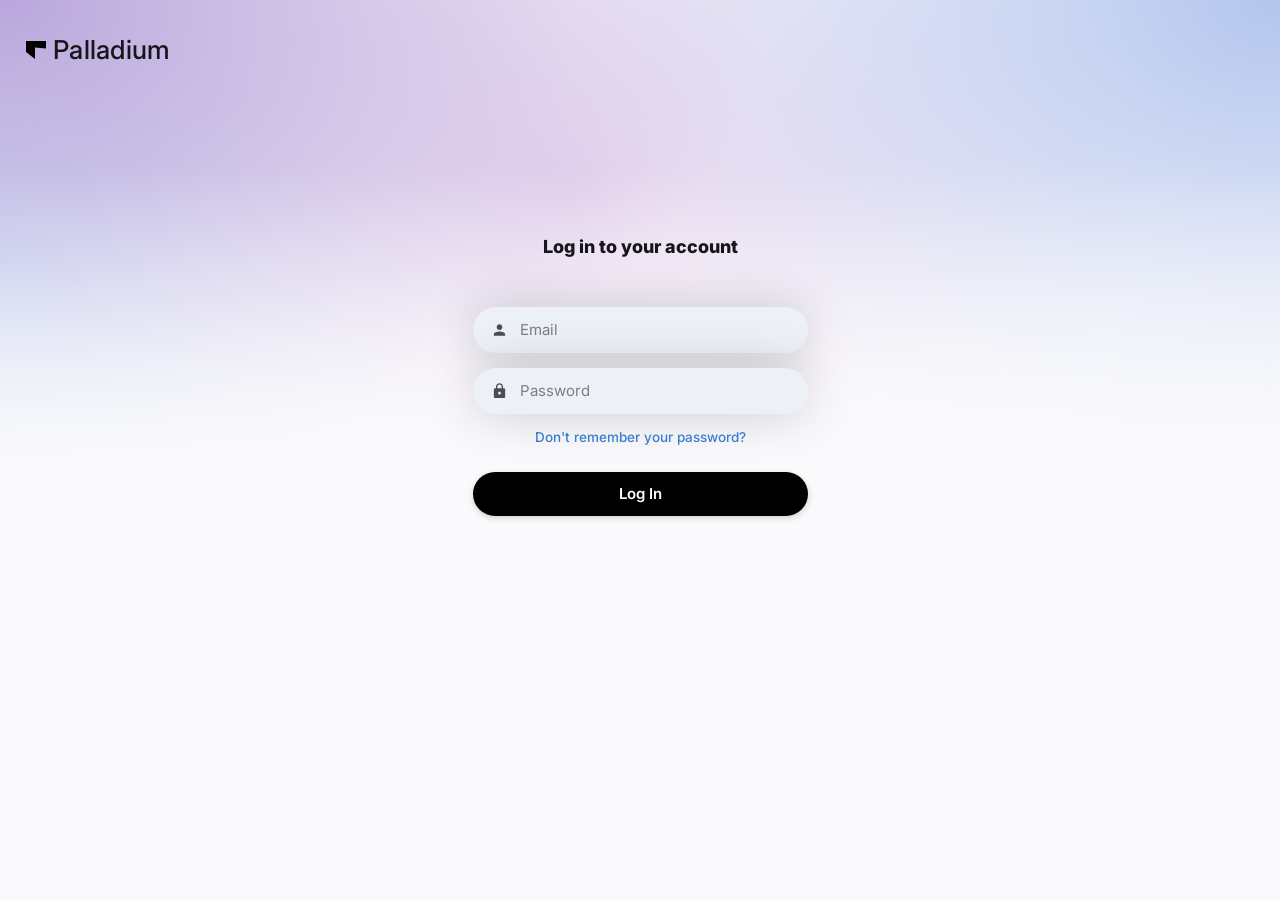
<file: Login page/index.html>
<!DOCTYPE html>
<html lang="en">
<head>
  <meta charset="UTF-8">
  <meta name="viewport" content="width=device-width, initial-scale=1">
  <title>Log in to your account</title>
  <link rel="preconnect" href="https://fonts.googleapis.com">
  <link rel="preconnect" href="https://fonts.gstatic.com" crossorigin>
  <link href="https://fonts.googleapis.com/css2?family=Inter:wght@400;500;600;700&display=swap" rel="stylesheet">
  <link rel="stylesheet" href="styles.css">
</head>
<body>
  <header class="site-header">
    <a class="brand" href="/" aria-label="Brand home">
      <svg class="brand-mark" viewBox="0 0 24 24" aria-hidden="true">
        <path d="M2 3h20v7.5L11 9.5V21L2 14z" />
      </svg>
      <span class="brand-name">Palladium</span>
    </a>
  </header>

  <main class="login">
    <h1 class="login-title">Log in to your account</h1>



    <form class="login-form" action="#" method="post">
      <div class="field">
        <label class="sr-only" for="email">Email</label>
        <svg class="field-icon" viewBox="0 0 24 24" aria-hidden="true">
          <path fill="currentColor" d="M12 12c2.21 0 4-1.79 4-4s-1.79-4-4-4-4 1.79-4 4 1.79 4 4 4zm0 2c-2.67 0-8 1.34-8 4v2h16v-2c0-2.66-5.33-4-8-4z"/>
        </svg>
        <input id="email" name="email" type="email" placeholder="Email" autocomplete="email" required>
      </div>

      <div class="field">
        <label class="sr-only" for="password">Password</label>
        <svg class="field-icon" viewBox="0 0 24 24" aria-hidden="true">
          <path fill="currentColor" d="M18 8h-1V6c0-2.76-2.24-5-5-5S7 3.24 7 6v2H6c-1.1 0-2 .9-2 2v10c0 1.1.9 2 2 2h12c1.1 0 2-.9 2-2V10c0-1.1-.9-2-2-2zm-6 9c-1.1 0-2-.9-2-2s.9-2 2-2 2 .9 2 2-.9 2-2 2zm3.1-9H8.9V6c0-1.71 1.39-3.1 3.1-3.1 1.71 0 3.1 1.39 3.1 3.1v2z"/>
        </svg>
        <input id="password" name="password" type="password" placeholder="Password" autocomplete="current-password" required>
      </div>

      <a class="forgot" href="https://idxva.github.io/Portfolio" target="_blank" rel="noopener noreferrer">Don't remember your password?</a>

      <button class="btn btn-submit" type="submit">Log In</button>
    </form>
  </main>
</body>
</html>
</file>
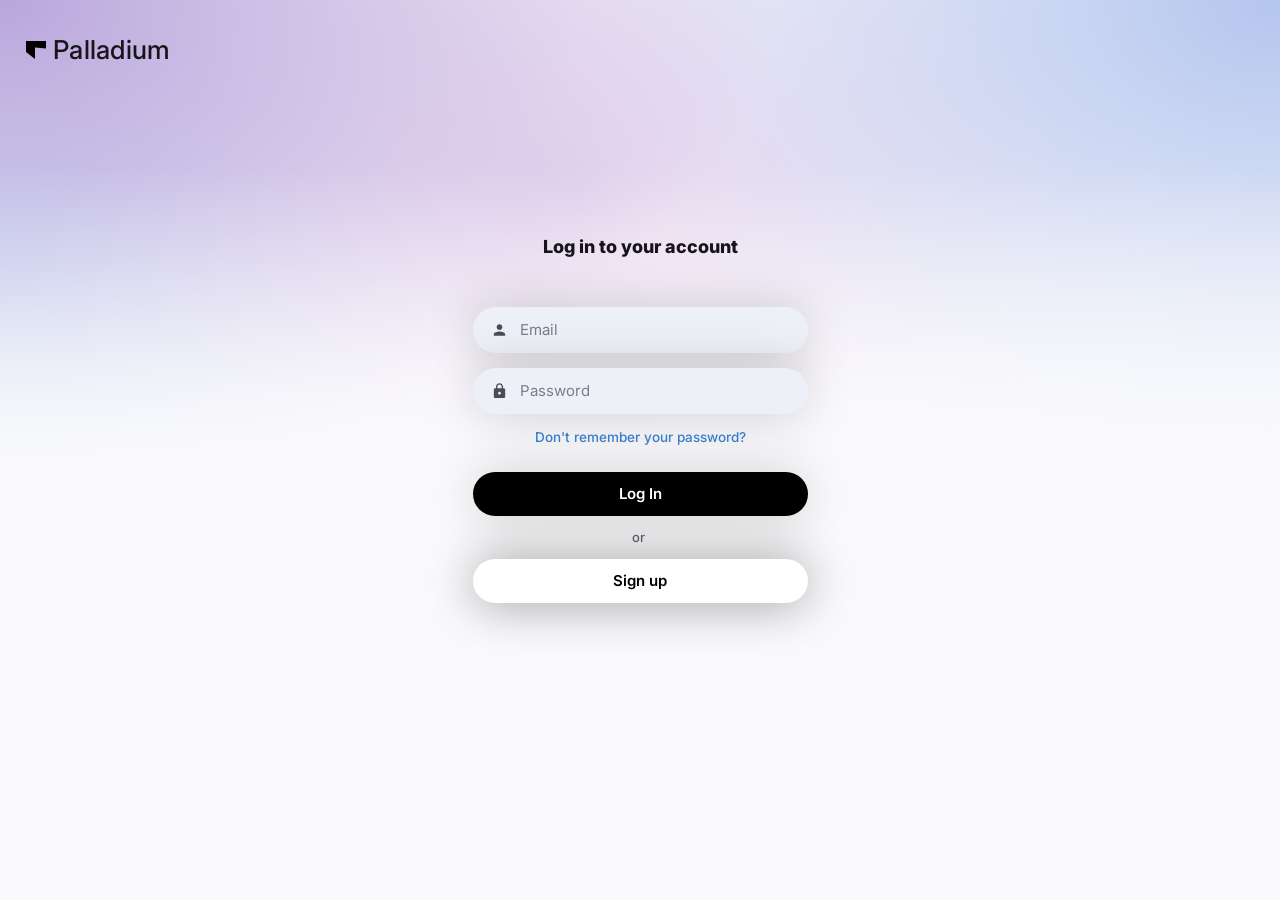
<file: Sign in sign up/index.html>
<!DOCTYPE html>
<html lang="en">
<head>
  <meta charset="UTF-8">
  <meta name="viewport" content="width=device-width, initial-scale=1">
  <title>Log in to your account</title>
  <link rel="preconnect" href="https://fonts.googleapis.com">
  <link rel="preconnect" href="https://fonts.gstatic.com" crossorigin>
  <link href="https://fonts.googleapis.com/css2?family=Inter:wght@400;500;600;700&display=swap" rel="stylesheet">
  <link rel="stylesheet" href="styles.css">
</head>
<body>
  <header class="site-header">
    <a class="brand" href="/" aria-label="Brand home">
      <svg class="brand-mark" viewBox="0 0 24 24" aria-hidden="true">
        <path d="M2 3h20v7.5L11 9.5V21L2 14z" />
      </svg>
      <span class="brand-name">Palladium</span>
    </a>
  </header>

  <main class="login">
    <h1 class="login-title">Log in to your account</h1>



    <form class="login-form" action="#" method="post">
      <div class="field">
        <label class="sr-only" for="email">Email</label>
        <svg class="field-icon" viewBox="0 0 24 24" aria-hidden="true">
          <path fill="currentColor" d="M12 12c2.21 0 4-1.79 4-4s-1.79-4-4-4-4 1.79-4 4 1.79 4 4 4zm0 2c-2.67 0-8 1.34-8 4v2h16v-2c0-2.66-5.33-4-8-4z"/>
        </svg>
        <input id="email" name="email" type="email" placeholder="Email" autocomplete="email" required>
      </div>

      <div class="field">
        <label class="sr-only" for="password">Password</label>
        <svg class="field-icon" viewBox="0 0 24 24" aria-hidden="true">
          <path fill="currentColor" d="M18 8h-1V6c0-2.76-2.24-5-5-5S7 3.24 7 6v2H6c-1.1 0-2 .9-2 2v10c0 1.1.9 2 2 2h12c1.1 0 2-.9 2-2V10c0-1.1-.9-2-2-2zm-6 9c-1.1 0-2-.9-2-2s.9-2 2-2 2 .9 2 2-.9 2-2 2zm3.1-9H8.9V6c0-1.71 1.39-3.1 3.1-3.1 1.71 0 3.1 1.39 3.1 3.1v2z"/>
        </svg>
        <input id="password" name="password" type="password" placeholder="Password" autocomplete="current-password" required>
      </div>

      <a class="forgot" href="https://idxva.github.io/Portfolio" target="_blank" rel="noopener noreferrer">Don't remember your password?</a>

      <button class="btn btn-submit" type="submit">Log In</button>
      <p class="divider">or</p>
      <button class="btn btn-signup" type="submit">Sign up</button>

    </form>
  </main>
</body>
</html>
</file>
<file: Login page/styles.css>
/* ---------- Design tokens ---------- */
:root {
  --color-bg: #fafafc;
  --color-text: #15151a;
  --color-text-muted: #5f6270;
  --color-placeholder: #7a7d8a;
  --color-field: #eef0f8;
  --color-field-icon: #4a4c58;
  --color-link: #3b82d6;
  --color-submit: #000000;
  --color-on-dark: #ffffff;

  /* page-top gradient wash */
  --wash-purple: #b9a6dc;
  --wash-pink: #e8d6ee;
  --wash-sky: #c7e0f7;
  --wash-blue: #b4c5ee;

  --font: "Inter", system-ui, -apple-system, "Segoe UI", Roboto, sans-serif;
  --form-width: 335px;
  --radius-pill: 999px;
  --radius-field: 999px;
}

/* ---------- Base ---------- */
*, *::before, *::after { box-sizing: border-box; }

html { height: 100%; }

body {
  position: relative;
  min-height: 100%;
  margin: 0;
  font-family: var(--font);
  color: var(--color-text);
  background: var(--color-bg);
  -webkit-font-smoothing: antialiased;
}

/* soft pastel gradient fading into the page background */
body::before {
  content: "";
  position: absolute;
  inset: 0 0 auto 0;
  height: 480px;
  z-index: -1;
  background:
    linear-gradient(to bottom, transparent 35%, var(--color-bg) 100%),
    radial-gradient(ellipse 60% 100% at 0% 0%, var(--wash-purple) 0%, transparent 100%),
    radial-gradient(ellipse 55% 100% at 100% 0%, var(--wash-blue) 0%, transparent 100%),
    radial-gradient(ellipse 45% 70% at 45% 40%, var(--wash-pink) 0%, transparent 100%),
    radial-gradient(ellipse 35% 55% at 0% 55%, var(--wash-sky) 0%, transparent 100%);
}

.sr-only {
  position: absolute;
  width: 1px;
  height: 1px;
  margin: -1px;
  padding: 0;
  overflow: hidden;
  clip: rect(0 0 0 0);
  white-space: nowrap;
  border: 0;
}

/* ---------- Header / brand ---------- */
.site-header {
  max-width: 1030px;
  margin: 9px px auto;
  padding: 34px 24px 0;
}

.brand {
  display: inline-flex;
  align-items: center;
  gap: 5px;
  color: var(--color-text);
  text-decoration: none;
}

.brand-mark { width: 24px; height: 24px; fill: black; }

.brand-name {
  font-size: 26px;
  font-weight: 500;
  letter-spacing: 0.01em;
}

/* ---------- Login column ---------- */
.login {
  width: 100%;
  max-width: calc(var(--form-width) + 48px);
  margin: 170px auto 60px;
  padding: 0 24px;
  display: flex;
  flex-direction: column;
  align-items: center;
}

.login-title {
  margin: 0 0 50px;
  font-size: 18px;
  font-weight: 800;
}

/* ---------- Buttons ---------- */
.btn {
  display: flex;
  align-items: center;
  width: 100%;
  height: 44px;
  border: 0;
  border-radius: var(--radius-pill);
  font-family: inherit;
  cursor: pointer;
  box-shadow: 0 2px 6px rgba(20, 20, 40, 0.18);
  transition: filter 0.15s ease, transform 0.05s ease;
}

.btn-label {
  flex: 1;
  padding-left: 23px;
  font-size: 13px;
  font-weight: 600;
  text-align: left;
  text-transform: uppercase;
  letter-spacing: 0.01em;
}



/* ---------- Form ---------- */
.login-form {
  width: 100%;
  display: flex;
  flex-direction: column;
}

.field {
  position: relative;
  margin-bottom: 15px;
}

.field-icon {
  position: absolute;
  top: 50%;
  left: 18px;
  width: 17px;
  height: 17px;
  transform: translateY(-50%);
  color: var(--color-field-icon);
  pointer-events: none;
}

.field input {
  width: 100%;
  height: 46px;
  padding: 0 24px 0 46px;
  border: 1px solid transparent;
  border-radius: var(--radius-field);
  background: var(--color-field);
  font-family: inherit;
  font-size: 15px;
  color: var(--color-text);
  box-shadow: 0 1px 50px rgba(0, 0, 0, 0.171);
  transition: border-color 0.15s ease, background 0.15s ease;
}

.field input::placeholder { color: var(--color-placeholder); }

.field input:focus {
  outline: none;
  background: #fff;
  border-color: var(--color-link);
}

.forgot {
  align-self: center;
  margin: 0 0 27px;
  font-size: 13.5px;
  font-weight: 500;
  color: var(--color-link);
  text-decoration: none;
}

.forgot:hover { text-decoration: underline; }

.btn-submit {
  justify-content: center;
  background: var(--color-submit);
  color: var(--color-on-dark);
  font-size: 15px;
  font-weight: 600;
}

/* ---------- Small screens ---------- */
@media (max-width: 600px) {
  .login { margin-top: 190px; }
}

@media (prefers-reduced-motion: reduce) {
  .btn, .field input { transition: none; }
}
</file>
<file: Sign in sign up/styles.css>
/* ---------- Design tokens ---------- */
:root {
  --color-bg: #fafafc;
  --color-text: #15151a;
  --color-text-muted: #5f6270;
  --color-placeholder: #7a7d8a;
  --color-field: #eef0f8;
  --color-field-icon: #4a4c58;
  --color-link: #3b82d6;
  --color-submit: #000000;
  --color-on-dark: #ffffff;

  /* page-top gradient wash */
  --wash-purple: #b9a6dc;
  --wash-pink: #e8d6ee;
  --wash-sky: #c7e0f7;
  --wash-blue: #b4c5ee;

  --font: "Inter", system-ui, -apple-system, "Segoe UI", Roboto, sans-serif;
  --form-width: 335px;
  --radius-pill: 999px;
  --radius-field: 999px;
}

/* ---------- Base ---------- */
*, *::before, *::after { box-sizing: border-box; }

html { height: 100%; }

body {
  position: relative;
  min-height: 100%;
  margin: 0;
  font-family: var(--font);
  color: var(--color-text);
  background: var(--color-bg);
  -webkit-font-smoothing: antialiased;
}

/* soft pastel gradient fading into the page background */
body::before {
  content: "";
  position: absolute;
  inset: 0 0 auto 0;
  height: 480px;
  z-index: -1;
  background:
    linear-gradient(to bottom, transparent 35%, var(--color-bg) 100%),
    radial-gradient(ellipse 60% 100% at 0% 0%, var(--wash-purple) 0%, transparent 100%),
    radial-gradient(ellipse 55% 100% at 100% 0%, var(--wash-blue) 0%, transparent 100%),
    radial-gradient(ellipse 45% 70% at 45% 40%, var(--wash-pink) 0%, transparent 100%),
    radial-gradient(ellipse 35% 55% at 0% 55%, var(--wash-sky) 0%, transparent 100%);
}

.sr-only {
  position: absolute;
  width: 1px;
  height: 1px;
  margin: -1px;
  padding: 0;
  overflow: hidden;
  clip: rect(0 0 0 0);
  white-space: nowrap;
  border: 0;
}

/* ---------- Header / brand ---------- */
.site-header {
  max-width: 1030px;
  margin: 9px px auto;
  padding: 34px 24px 0;
}

.brand {
  display: inline-flex;
  align-items: center;
  gap: 5px;
  color: var(--color-text);
  text-decoration: none;
}

.brand-mark { width: 24px; height: 24px; fill: black; }

.brand-name {
  font-size: 26px;
  font-weight: 500;
  letter-spacing: 0.01em;
}

/* ---------- Login column ---------- */
.login {
  width: 100%;
  max-width: calc(var(--form-width) + 48px);
  margin: 170px auto 60px;
  padding: 0 24px;
  display: flex;
  flex-direction: column;
  align-items: center;
}

.login-title {
  margin: 0 0 50px;
  font-size: 18px;
  font-weight: 800;
}

/* ---------- Buttons ---------- */
.btn {
  display: flex;
  align-items: center;
  width: 335px;
  height: 44px;
  border: 0;
  border-radius: var(--radius-pill);
  font-family: inherit;
  cursor: pointer;
  box-shadow: 0 2px 6px rgba(20, 20, 40, 0.18);
  transition: filter 0.15s ease, transform 0.05s ease;
}
.divider {
  margin-left: 159px;
  font-size: 13px;
  font-weight: 500;
  color: var(--color-text-muted);
}

.btn:hover { filter: brightness(1.08); }
.btn:active { transform: translateY(1px); }
 
.btn:focus-visible,
.forgot:focus-visible {
  outline: 3px solid rgba(59, 130, 214, 0.55);
  outline-offset: 3px;
}

.btn-label {
  flex: 1;
  padding-left: 23px;
  font-size: 13px;
  font-weight: 600;
  text-align: left;
  text-transform: uppercase;
  letter-spacing: 0.01em;
}



/* ---------- Form ---------- */
.login-form {
  width: 100%;
  display: flex;
  flex-direction: column;
}

.field {
  position: relative;
  margin-bottom: 15px;
}

.field-icon {
  position: absolute;
  top: 50%;
  left: 18px;
  width: 17px;
  height: 17px;
  transform: translateY(-50%);
  color: var(--color-field-icon);
  pointer-events: none;
}

.field input {
  width: 100%;
  height: 46px;
  padding: 0 24px 0 46px;
  border: 1px solid transparent;
  border-radius: var(--radius-field);
  background: var(--color-field);
  font-family: inherit;
  font-size: 15px;
  color: var(--color-text);
  box-shadow: 0 1px 50px rgba(0, 0, 0, 0.171);
  transition: border-color 0.15s ease, background 0.15s ease;
}

.field input::placeholder { color: var(--color-placeholder); }

.field input:focus {
  outline: none;
  background: #fff;
  border-color: var(--color-link);
}

.forgot {
  align-self: center;
  margin: 0 0 27px;
  font-size: 13.5px;
  font-weight: 500;
  color: var(--color-link);
  text-decoration: none;
}

.forgot:hover { text-decoration: underline; }

.btn-submit {
  justify-content: center;
  background: var(--color-submit);
  color: var(--color-on-dark);
  font-size: 15px;
  font-weight: 600;
  box-shadow: 0 1px 50px rgba(0, 0, 0, 0.185);

}

.btn-signup {
  justify-content: center;
  background: rgb(255, 255, 255);
  color: rgb(0, 0, 0);
  font-size: 15px;
  font-weight: 600;
  margin-top: 1px;
  box-shadow: 0 1px 50px rgba(0, 0, 0, 0.377);
}

/* ---------- Small screens ---------- */
@media (max-width: 600px) {
  .login { margin-top: 90px; }
}

@media (prefers-reduced-motion: reduce) {
  .btn, .field input { transition: none; }
}
</file>
